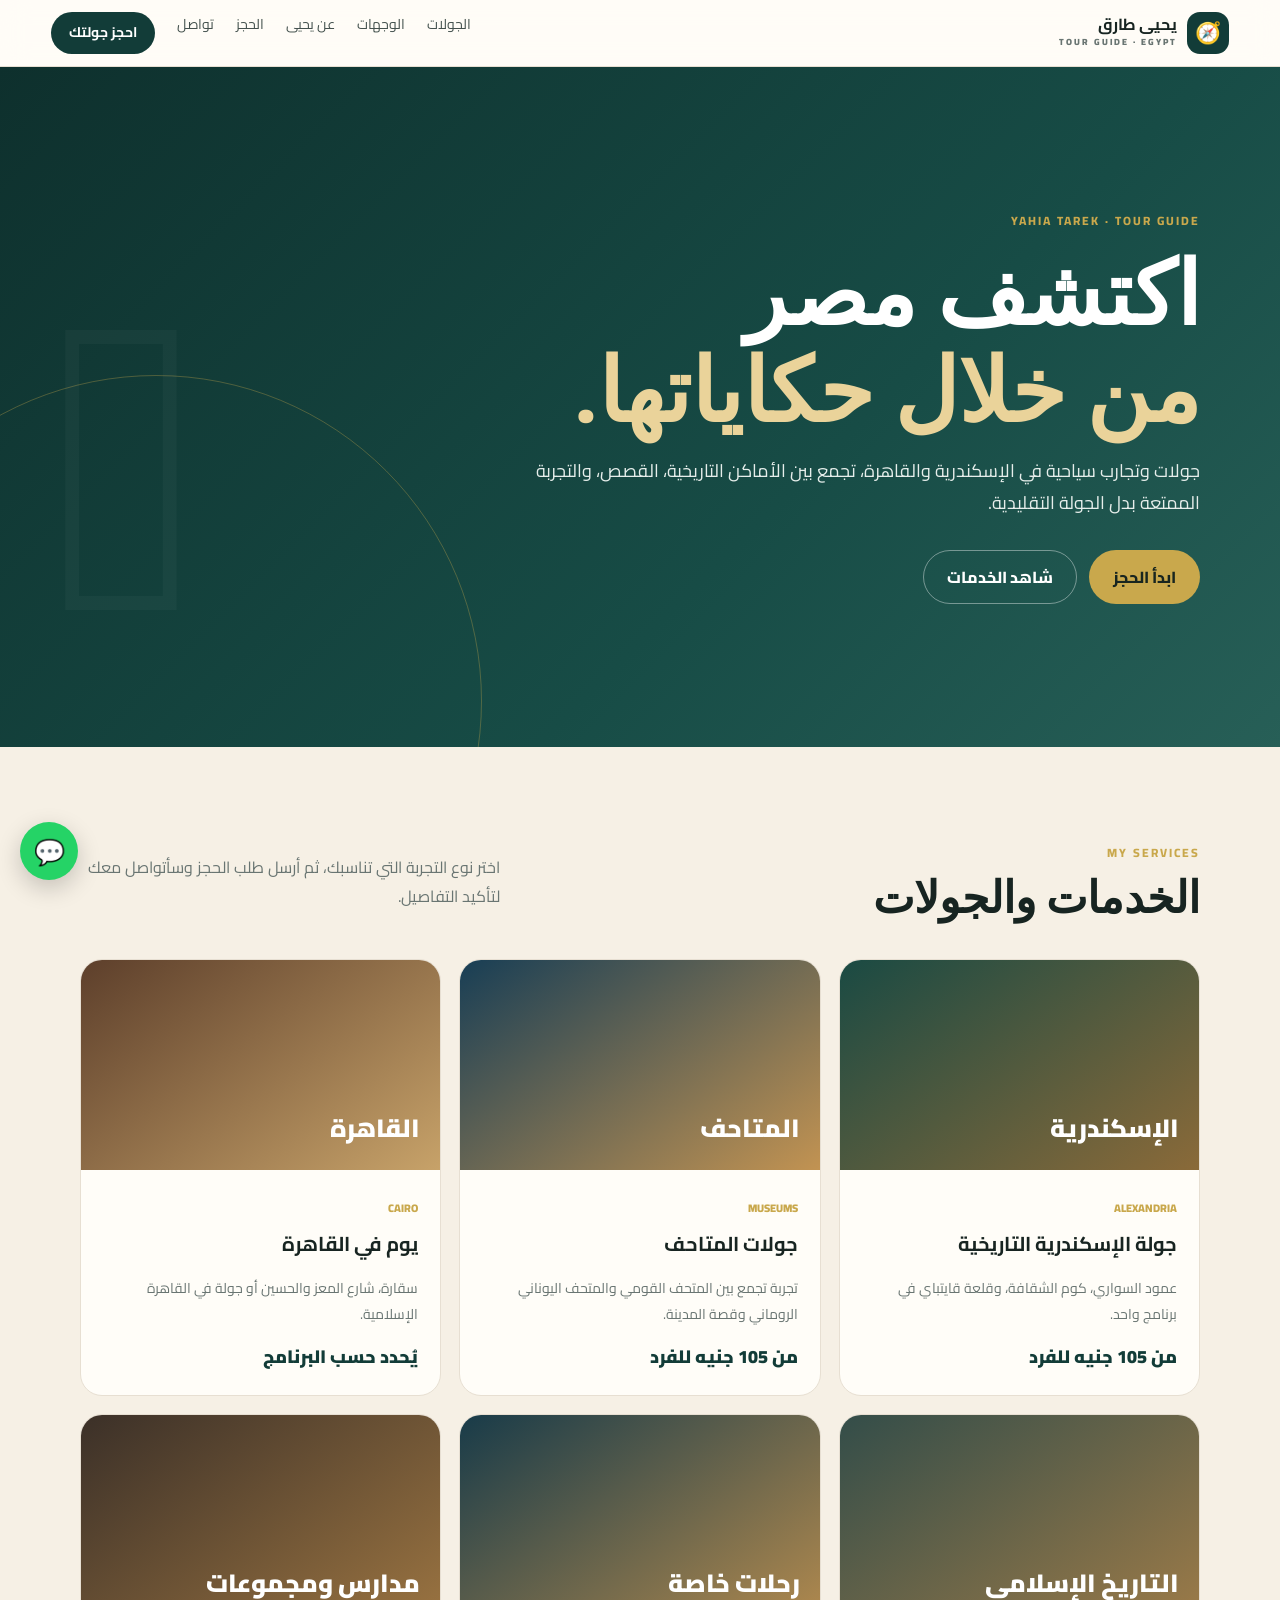
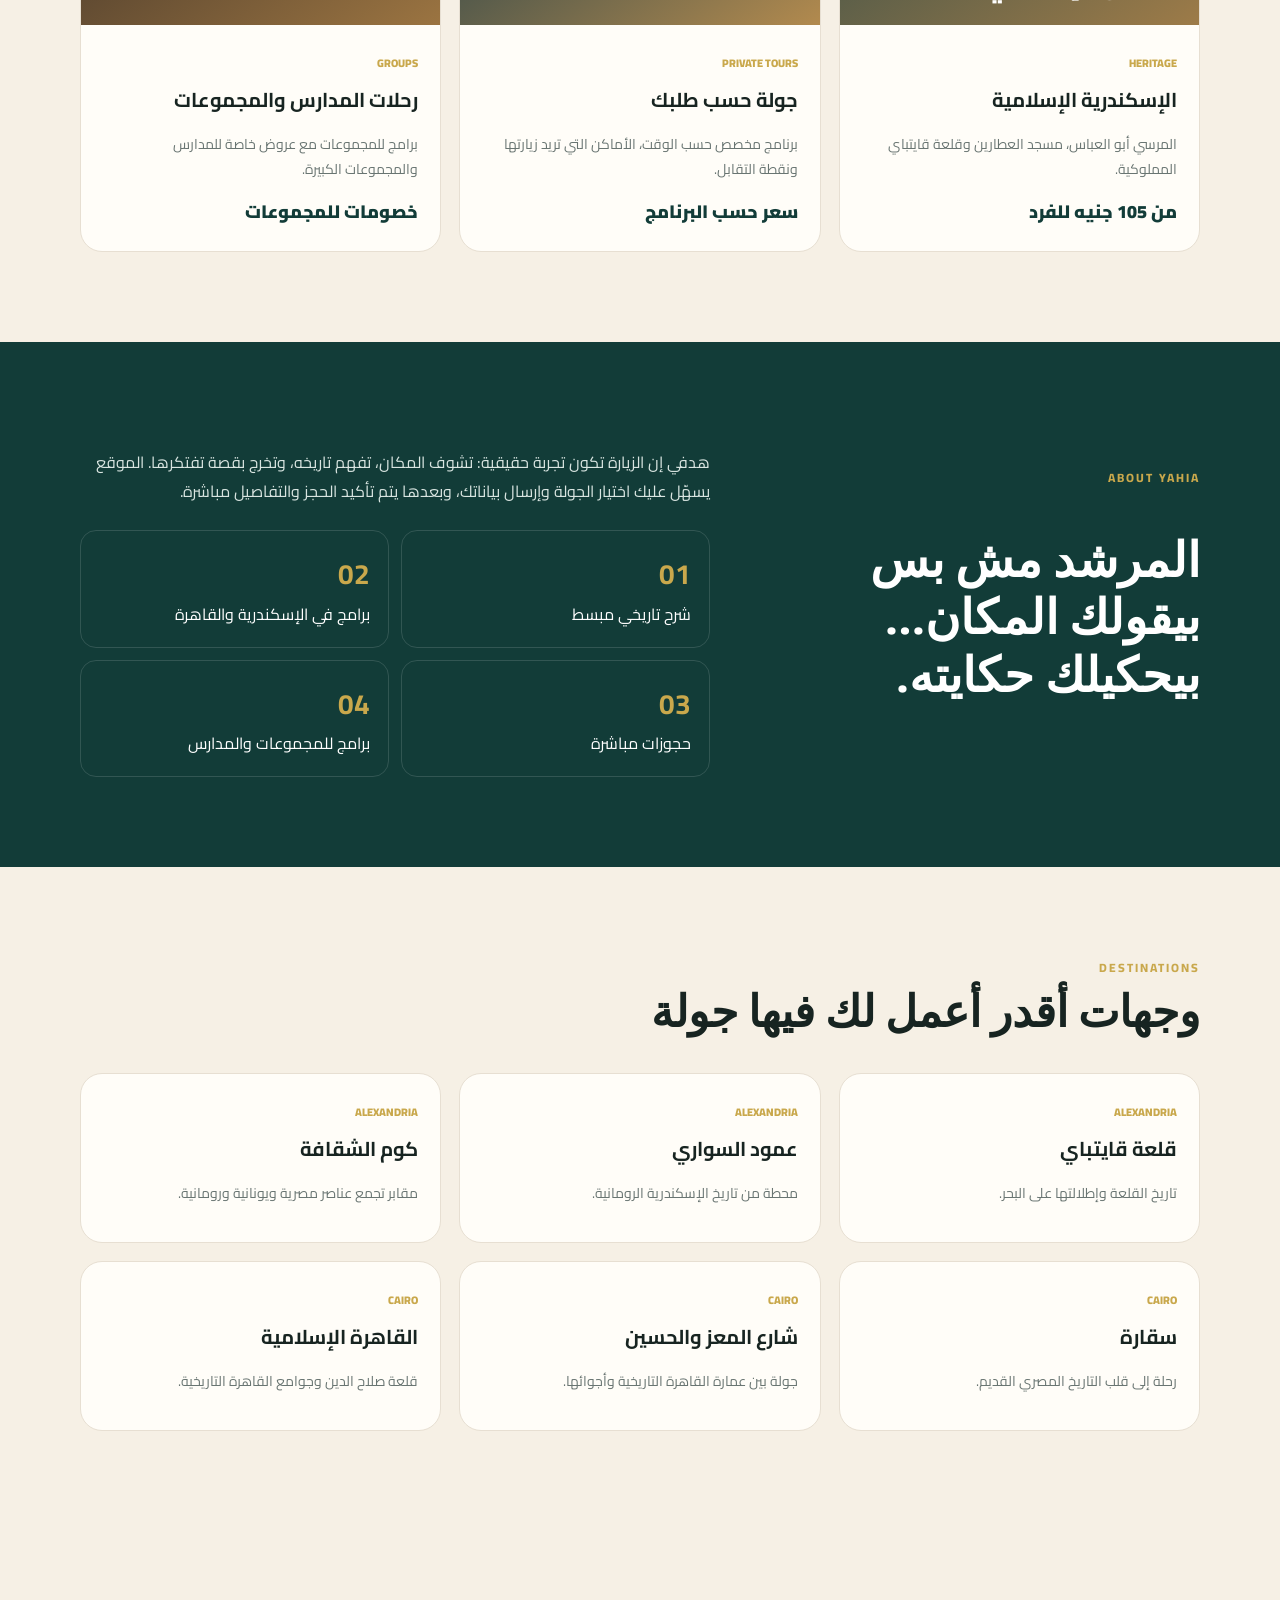
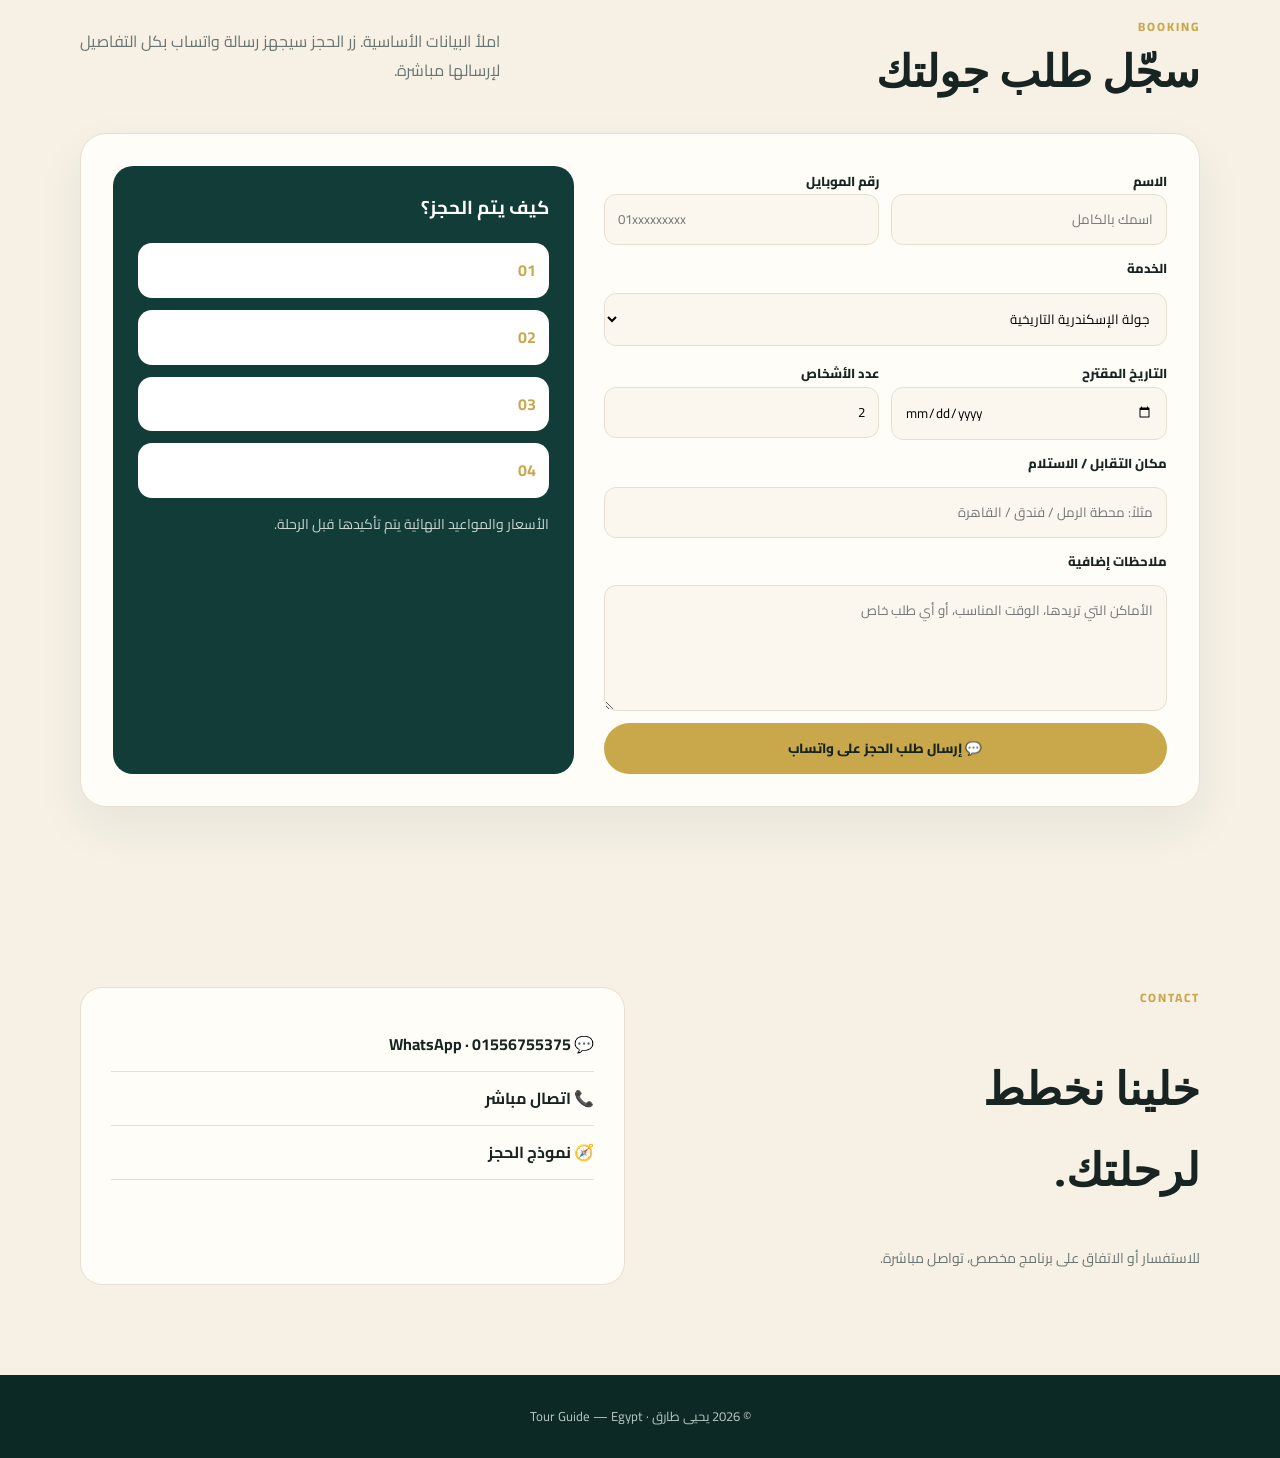
<file: guide.html>
<!doctype html>
<html lang="ar" dir="rtl">
<head>
<meta charset="utf-8">
<meta name="viewport" content="width=device-width,initial-scale=1">
<meta name="theme-color" content="#123c38">
<meta name="description" content="يحيى طارق — مرشد سياحي. جولات وتجارب سياحية في الإسكندرية والقاهرة.">
<title>يحيى طارق | مرشد سياحي</title>
<link rel="preconnect" href="https://fonts.googleapis.com">
<link rel="preconnect" href="https://fonts.gstatic.com" crossorigin>
<link href="https://fonts.googleapis.com/css2?family=Cairo:wght@400;500;600;700;800;900&family=Playfair+Display:wght@600;700&display=swap" rel="stylesheet">
<style>
:root{--green:#123c38;--green2:#1d5a52;--gold:#c9a84c;--cream:#f6f0e5;--paper:#fffdf8;--ink:#172421;--muted:#697572;--line:#e7dfd2}
*{box-sizing:border-box}html{scroll-behavior:smooth}body{margin:0;background:var(--cream);color:var(--ink);font-family:Cairo,Arial,sans-serif;line-height:1.8}a{text-decoration:none;color:inherit}.wrap{width:min(1120px,92%);margin:auto}
.nav{position:sticky;top:0;z-index:50;background:#fffdf8eF;backdrop-filter:blur(14px);border-bottom:1px solid var(--line);display:flex;align-items:center;gap:26px;padding:12px 4%}.brand{display:flex;align-items:center;gap:10px;font-weight:900}.brand .mark{width:42px;height:42px;border-radius:13px;background:var(--green);display:grid;place-items:center;color:var(--gold);font-size:21px}.brand strong{display:block;line-height:1.1}.brand small{display:block;font-size:9px;letter-spacing:2px;color:var(--muted);direction:ltr}.nav nav{display:flex;gap:22px;margin-inline-start:auto;font-size:14px;color:#44514e}.nav nav a:hover{color:var(--gold)}.cta{background:var(--green);color:white!important;padding:8px 18px;border-radius:999px;font-weight:700}.hero{min-height:680px;display:grid;place-items:center;position:relative;overflow:hidden;background:linear-gradient(135deg,#0e302d 0%,#174c46 62%,#275f57 100%);color:#fff}.hero:before{content:"";position:absolute;width:650px;height:650px;border:1px solid #c9a84c55;border-radius:50%;left:-170px;bottom:-280px}.hero:after{content:"𓂀";position:absolute;font-size:420px;color:#ffffff08;left:4%;bottom:-100px;font-family:serif}.hero-inner{width:min(1120px,92%);position:relative;z-index:2;padding:90px 0}.eyebrow{color:var(--gold);font-size:12px;letter-spacing:2px;font-weight:800}.hero h1{font-family:"Playfair Display",serif;font-size:clamp(48px,7vw,88px);line-height:1.1;margin:10px 0 20px;max-width:800px}.hero h1 span{color:#ead39a}.hero p{max-width:670px;color:#e6eeeb;font-size:18px}.buttons{display:flex;gap:12px;flex-wrap:wrap;margin-top:30px}.btn{display:inline-flex;align-items:center;justify-content:center;padding:12px 23px;border-radius:999px;border:1px solid transparent;font-weight:800;cursor:pointer;font-family:inherit}.gold{background:var(--gold);color:#18251f}.outline{border-color:#ffffff66;color:#fff}.section{padding:90px 0}.head{display:flex;justify-content:space-between;gap:30px;align-items:end;margin-bottom:32px}.head h2{font-family:"Playfair Display",serif;font-size:44px;line-height:1.2;margin:5px 0}.head p{max-width:420px;color:var(--muted)}.grid{display:grid;grid-template-columns:repeat(3,1fr);gap:18px}.card{background:var(--paper);border:1px solid var(--line);border-radius:22px;overflow:hidden;transition:.25s}.card:hover{transform:translateY(-5px);box-shadow:0 16px 35px #163e3314}.visual{height:210px;display:flex;align-items:end;padding:20px;color:#fff;font-size:25px;font-weight:900;background:linear-gradient(145deg,#1a4a43,#8a6a39)}.v2{background:linear-gradient(145deg,#183e55,#c29352)}.v3{background:linear-gradient(145deg,#5d3f2b,#c7a269)}.v4{background:linear-gradient(145deg,#334d49,#9d7b48)}.v5{background:linear-gradient(145deg,#183b49,#b28a4e)}.v6{background:linear-gradient(145deg,#3b3028,#9b7441)}.card-body{padding:22px}.tag{font-size:11px;color:var(--gold);font-weight:900}.card h3{margin:6px 0;font-size:20px}.muted{color:var(--muted);font-size:14px}.price{font-weight:900;color:var(--green);font-size:18px}.about{background:var(--green);color:#fff}.about-grid{display:grid;grid-template-columns:.8fr 1.2fr;gap:70px;align-items:center}.about h2{font-family:"Playfair Display",serif;font-size:48px;line-height:1.2}.about p{color:#d9e5e1}.facts{display:grid;grid-template-columns:repeat(2,1fr);gap:12px;margin-top:25px}.fact{border:1px solid #ffffff22;border-radius:16px;padding:18px}.fact b{display:block;color:var(--gold);font-size:28px}.booking{background:var(--paper);border:1px solid var(--line);border-radius:26px;padding:32px;box-shadow:0 20px 50px #163e3310}.booking-grid{display:grid;grid-template-columns:1.1fr .9fr;gap:30px}.form{display:grid;gap:12px}.two{display:grid;grid-template-columns:1fr 1fr;gap:12px}label{font-size:13px;font-weight:800}input,select,textarea{width:100%;border:1px solid var(--line);background:#fbf7ef;border-radius:12px;padding:12px 13px;font-family:inherit;outline:none}input:focus,select:focus,textarea:focus{border-color:var(--gold)}.summary{background:var(--green);color:#fff;border-radius:20px;padding:25px}.summary h3{margin-top:0;color:#fff}.summary li{margin:8px 0;color:#dce7e3}.steps{display:grid;gap:12px}.step{background:#fff;border:1px solid #ffffff1a;border-radius:14px;padding:12px}.step b{color:var(--gold)}.contact{display:grid;grid-template-columns:1fr 1fr;gap:30px}.contact-box{background:var(--paper);border:1px solid var(--line);border-radius:22px;padding:30px}.contact-link{display:block;padding:12px 0;border-bottom:1px solid var(--line);font-weight:700}.contact-link:hover{color:var(--gold)}footer{background:#0d2926;color:#b7c8c3;padding:30px 0;text-align:center;font-size:13px}.wa{position:fixed;left:20px;bottom:20px;width:58px;height:58px;border-radius:50%;display:grid;place-items:center;background:#25d366;color:white;font-size:25px;z-index:60;box-shadow:0 8px 25px #0003}
@media(max-width:800px){.nav nav{display:none}.hero{min-height:620px}.grid,.about-grid,.booking-grid,.contact{grid-template-columns:1fr}.head{display:block}.section{padding:65px 0}.about h2{font-size:38px}.two{grid-template-columns:1fr}.hero h1{font-size:53px}}
</style>
</head>
<body>
<header class="nav">
<a class="brand" href="#home"><span class="mark">🧭</span><span><strong>يحيى طارق</strong><small>TOUR GUIDE · EGYPT</small></span></a>
<nav><a href="#tours">الجولات</a><a href="#destinations">الوجهات</a><a href="#about">عن يحيى</a><a href="#booking">الحجز</a><a href="#contact">تواصل</a><a class="cta" href="#booking">احجز جولتك</a></nav>
</header>
<main id="home">
<section class="hero"><div class="hero-inner">
<div class="eyebrow">YAHIA TAREK · TOUR GUIDE</div>
<h1>اكتشف مصر<br><span>من خلال حكاياتها.</span></h1>
<p>جولات وتجارب سياحية في الإسكندرية والقاهرة، تجمع بين الأماكن التاريخية، القصص، والتجربة الممتعة بدل الجولة التقليدية.</p>
<div class="buttons"><a class="btn gold" href="#booking">ابدأ الحجز</a><a class="btn outline" href="#tours">شاهد الخدمات</a></div>
</div></section>

<section class="section wrap" id="tours">
<div class="head"><div><div class="eyebrow">MY SERVICES</div><h2>الخدمات والجولات</h2></div><p>اختر نوع التجربة التي تناسبك، ثم أرسل طلب الحجز وسأتواصل معك لتأكيد التفاصيل.</p></div>
<div class="grid">
<article class="card"><div class="visual">الإسكندرية</div><div class="card-body"><span class="tag">ALEXANDRIA</span><h3>جولة الإسكندرية التاريخية</h3><p class="muted">عمود السواري، كوم الشقافة، وقلعة قايتباي في برنامج واحد.</p><div class="price">من 105 جنيه للفرد</div></div></article>
<article class="card"><div class="visual v2">المتاحف</div><div class="card-body"><span class="tag">MUSEUMS</span><h3>جولات المتاحف</h3><p class="muted">تجربة تجمع بين المتحف القومي والمتحف اليوناني الروماني وقصة المدينة.</p><div class="price">من 105 جنيه للفرد</div></div></article>
<article class="card"><div class="visual v3">القاهرة</div><div class="card-body"><span class="tag">CAIRO</span><h3>يوم في القاهرة</h3><p class="muted">سقارة، شارع المعز والحسين أو جولة في القاهرة الإسلامية.</p><div class="price">يُحدد حسب البرنامج</div></div></article>
<article class="card"><div class="visual v4">التاريخ الإسلامي</div><div class="card-body"><span class="tag">HERITAGE</span><h3>الإسكندرية الإسلامية</h3><p class="muted">المرسي أبو العباس، مسجد العطارين وقلعة قايتباي المملوكية.</p><div class="price">من 105 جنيه للفرد</div></div></article>
<article class="card"><div class="visual v5">رحلات خاصة</div><div class="card-body"><span class="tag">PRIVATE TOURS</span><h3>جولة حسب طلبك</h3><p class="muted">برنامج مخصص حسب الوقت، الأماكن التي تريد زيارتها ونقطة التقابل.</p><div class="price">سعر حسب البرنامج</div></div></article>
<article class="card"><div class="visual v6">مدارس ومجموعات</div><div class="card-body"><span class="tag">GROUPS</span><h3>رحلات المدارس والمجموعات</h3><p class="muted">برامج للمجموعات مع عروض خاصة للمدارس والمجموعات الكبيرة.</p><div class="price">خصومات للمجموعات</div></div></article>
</div>
</section>

<section class="section about" id="about"><div class="wrap about-grid">
<div><div class="eyebrow">ABOUT YAHIA</div><h2>المرشد مش بس بيقولك المكان…<br>بيحكيلك حكايته.</h2></div>
<div><p>هدفي إن الزيارة تكون تجربة حقيقية: تشوف المكان، تفهم تاريخه، وتخرج بقصة تفتكرها. الموقع يسهّل عليك اختيار الجولة وإرسال بياناتك، وبعدها يتم تأكيد الحجز والتفاصيل مباشرة.</p>
<div class="facts"><div class="fact"><b>01</b>شرح تاريخي مبسط</div><div class="fact"><b>02</b>برامج في الإسكندرية والقاهرة</div><div class="fact"><b>03</b>حجوزات مباشرة</div><div class="fact"><b>04</b>برامج للمجموعات والمدارس</div></div></div>
</div></section>

<section class="section wrap" id="destinations">
<div class="head"><div><div class="eyebrow">DESTINATIONS</div><h2>وجهات أقدر أعمل لك فيها جولة</h2></div></div>
<div class="grid">
<div class="card card-body"><span class="tag">ALEXANDRIA</span><h3>قلعة قايتباي</h3><p class="muted">تاريخ القلعة وإطلالتها على البحر.</p></div>
<div class="card card-body"><span class="tag">ALEXANDRIA</span><h3>عمود السواري</h3><p class="muted">محطة من تاريخ الإسكندرية الرومانية.</p></div>
<div class="card card-body"><span class="tag">ALEXANDRIA</span><h3>كوم الشقافة</h3><p class="muted">مقابر تجمع عناصر مصرية ويونانية ورومانية.</p></div>
<div class="card card-body"><span class="tag">CAIRO</span><h3>سقارة</h3><p class="muted">رحلة إلى قلب التاريخ المصري القديم.</p></div>
<div class="card card-body"><span class="tag">CAIRO</span><h3>شارع المعز والحسين</h3><p class="muted">جولة بين عمارة القاهرة التاريخية وأجوائها.</p></div>
<div class="card card-body"><span class="tag">CAIRO</span><h3>القاهرة الإسلامية</h3><p class="muted">قلعة صلاح الدين وجوامع القاهرة التاريخية.</p></div>
</div>
</section>

<section class="section wrap" id="booking">
<div class="head"><div><div class="eyebrow">BOOKING</div><h2>سجّل طلب جولتك</h2></div><p>املأ البيانات الأساسية. زر الحجز سيجهز رسالة واتساب بكل التفاصيل لإرسالها مباشرة.</p></div>
<div class="booking"><div class="booking-grid">
<form class="form" id="bookingForm">
<div class="two"><div><label>الاسم</label><input id="name" required placeholder="اسمك بالكامل"></div><div><label>رقم الموبايل</label><input id="phone" required type="tel" placeholder="01xxxxxxxxx"></div></div>
<label>الخدمة</label><select id="service"><option>جولة الإسكندرية التاريخية</option><option>جولات المتاحف</option><option>الإسكندرية الإسلامية</option><option>يوم في القاهرة</option><option>جولة خاصة حسب الطلب</option><option>رحلة مدرسة / مجموعة</option></select>
<div class="two"><div><label>التاريخ المقترح</label><input id="date" type="date" required></div><div><label>عدد الأشخاص</label><input id="guests" type="number" min="1" value="2" required></div></div>
<label>مكان التقابل / الاستلام</label><input id="pickup" placeholder="مثلاً: محطة الرمل / فندق / القاهرة">
<label>ملاحظات إضافية</label><textarea id="notes" rows="4" placeholder="الأماكن التي تريدها، الوقت المناسب، أو أي طلب خاص"></textarea>
<button class="btn gold" type="submit">💬 إرسال طلب الحجز على واتساب</button>
</form>
<div class="summary"><h3>كيف يتم الحجز؟</h3><div class="steps"><div class="step"><b>01</b> اختر الجولة المناسبة.</div><div class="step"><b>02</b> سجّل بياناتك وموعدك المقترح.</div><div class="step"><b>03</b> أرسل الطلب على واتساب.</div><div class="step"><b>04</b> يتم تأكيد السعر والتفاصيل معك.</div></div><p class="muted" style="color:#c8d7d2;margin-bottom:0">الأسعار والمواعيد النهائية يتم تأكيدها قبل الرحلة.</p></div>
</div></div>
</section>

<section class="section wrap contact" id="contact">
<div><div class="eyebrow">CONTACT</div><h2 style="font-family:'Playfair Display',serif;font-size:45px">خلينا نخطط<br>لرحلتك.</h2><p class="muted">للاستفسار أو الاتفاق على برنامج مخصص، تواصل مباشرة.</p></div>
<div class="contact-box"><a class="contact-link" href="https://wa.me/201556755375" target="_blank">💬 WhatsApp · 01556755375</a><a class="contact-link" href="tel:+201556755375">📞 اتصال مباشر</a><a class="contact-link" href="#booking">🧭 نموذج الحجز</a></div>
</section>
</main>
<footer><div class="wrap">© 2026 يحيى طارق · Tour Guide — Egypt</div></footer>
<a class="wa" href="https://wa.me/201556755375" target="_blank" aria-label="WhatsApp">💬</a>
<script>
document.getElementById('bookingForm').addEventListener('submit',function(e){
 e.preventDefault();
 const n=document.getElementById('name').value.trim(),p=document.getElementById('phone').value.trim(),s=document.getElementById('service').value,d=document.getElementById('date').value,g=document.getElementById('guests').value,pu=document.getElementById('pickup').value.trim(),no=document.getElementById('notes').value.trim();
 const msg='مرحباً يحيى، أريد حجز جولة سياحية%0A%0Aالاسم: '+encodeURIComponent(n)+'%0Aالموبايل: '+encodeURIComponent(p)+'%0Aالخدمة: '+encodeURIComponent(s)+'%0Aالتاريخ: '+encodeURIComponent(d)+'%0Aعدد الأشخاص: '+encodeURIComponent(g)+'%0Aمكان التقابل: '+encodeURIComponent(pu)+'%0Aملاحظات: '+encodeURIComponent(no);
 window.open('https://wa.me/201556755375?text='+msg,'_blank');
});
</script>
</body></html>
</file>
